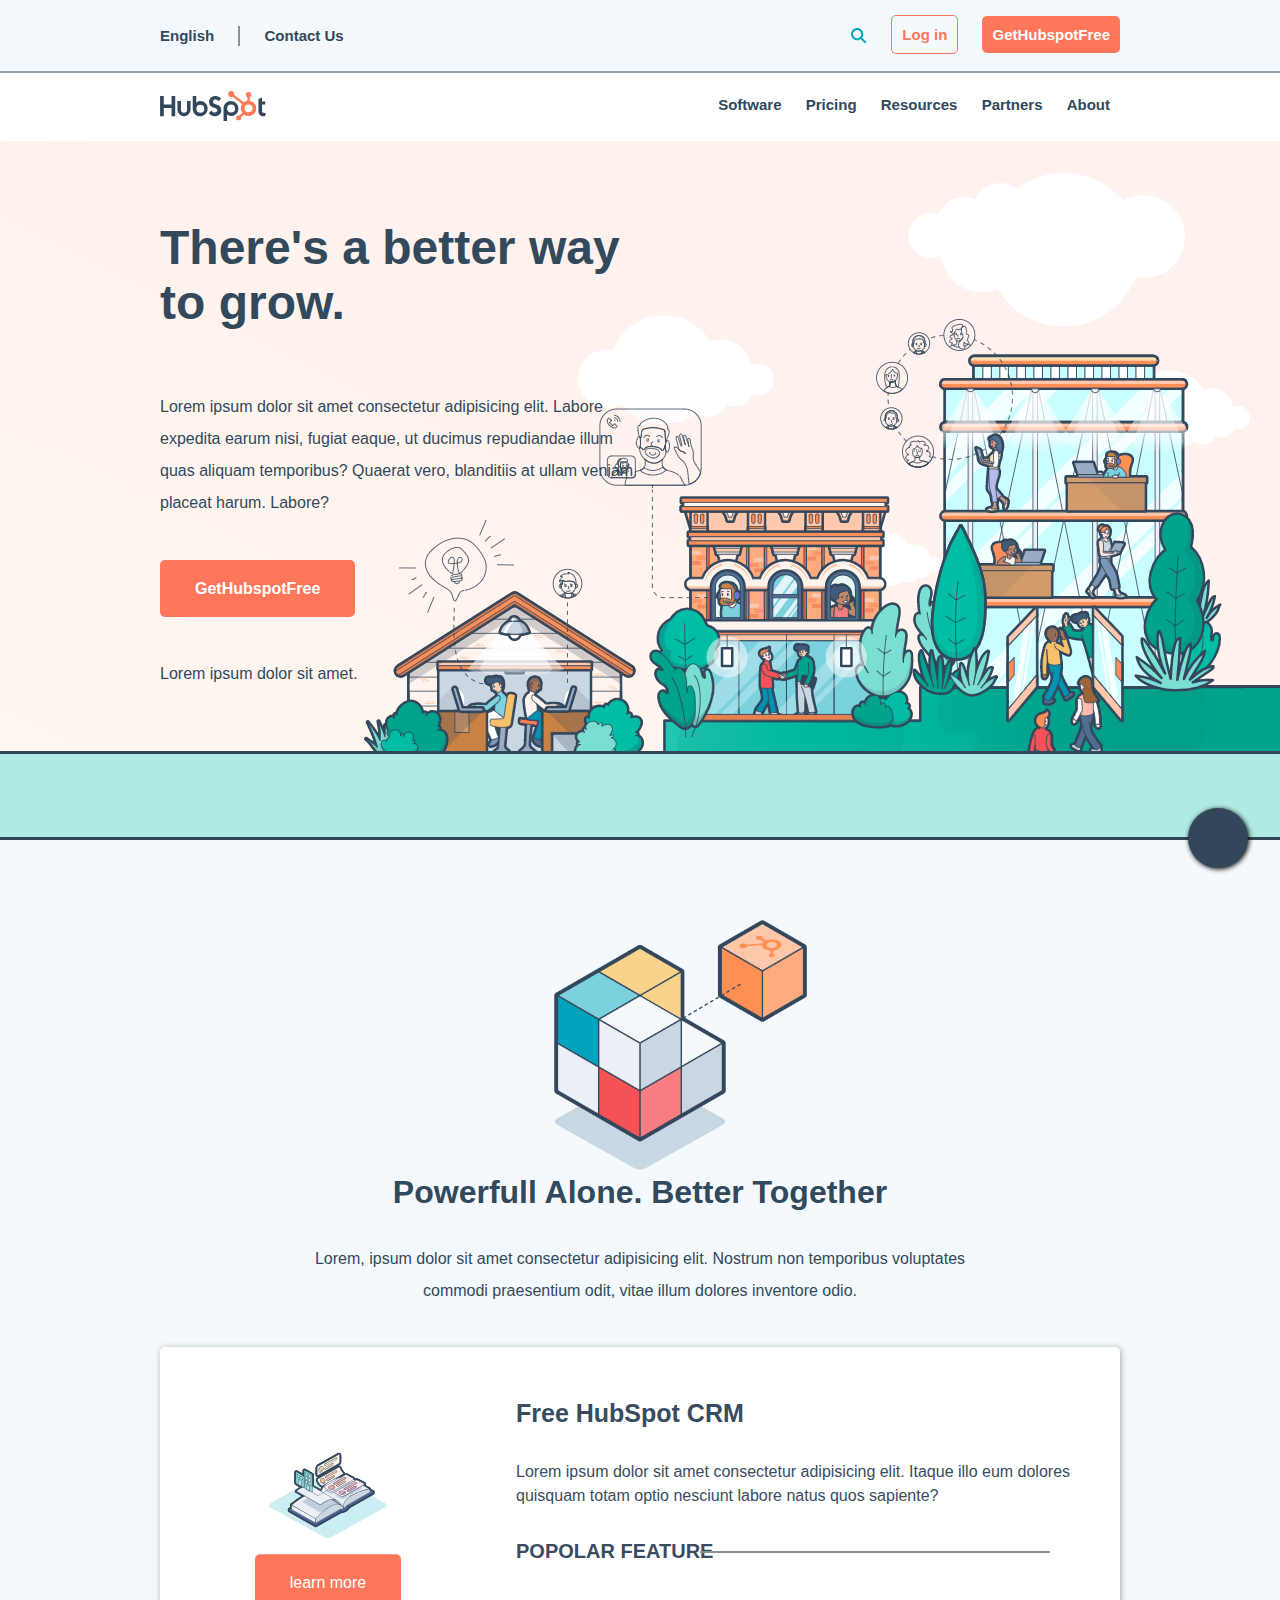
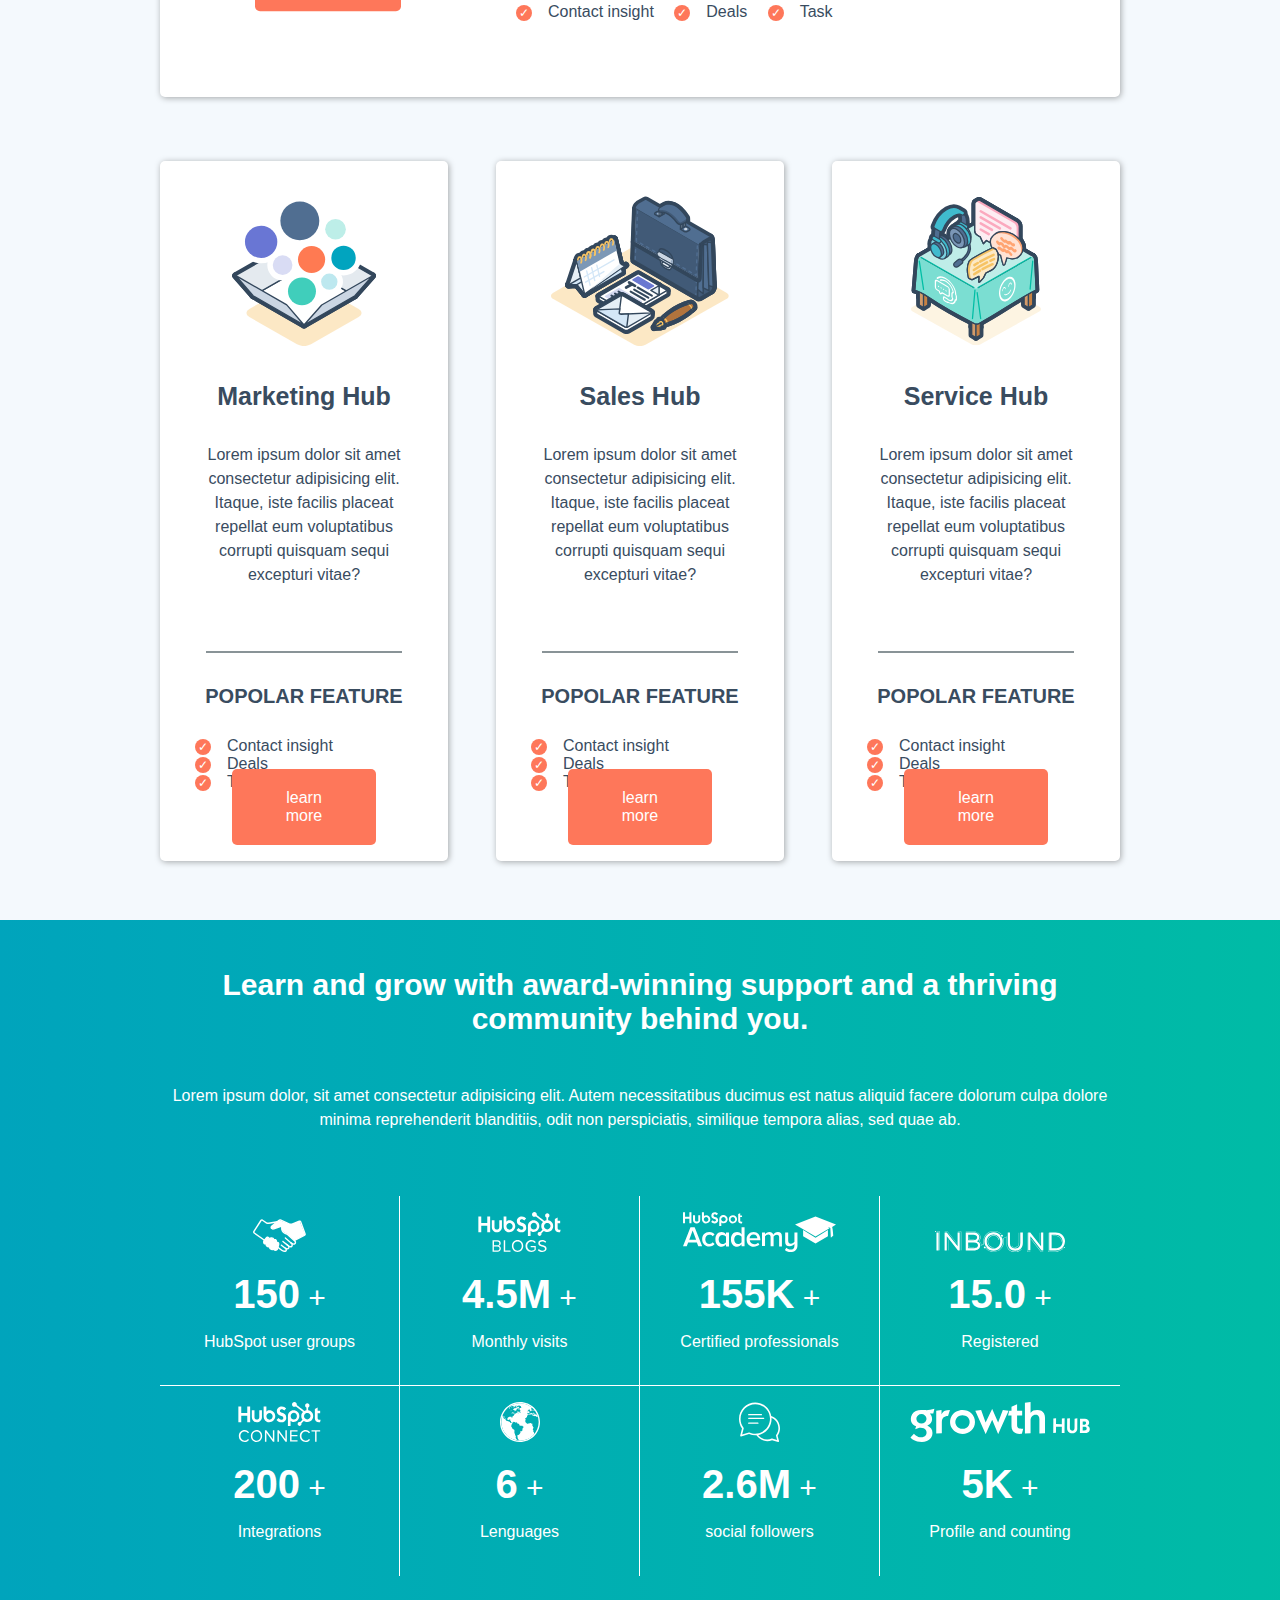
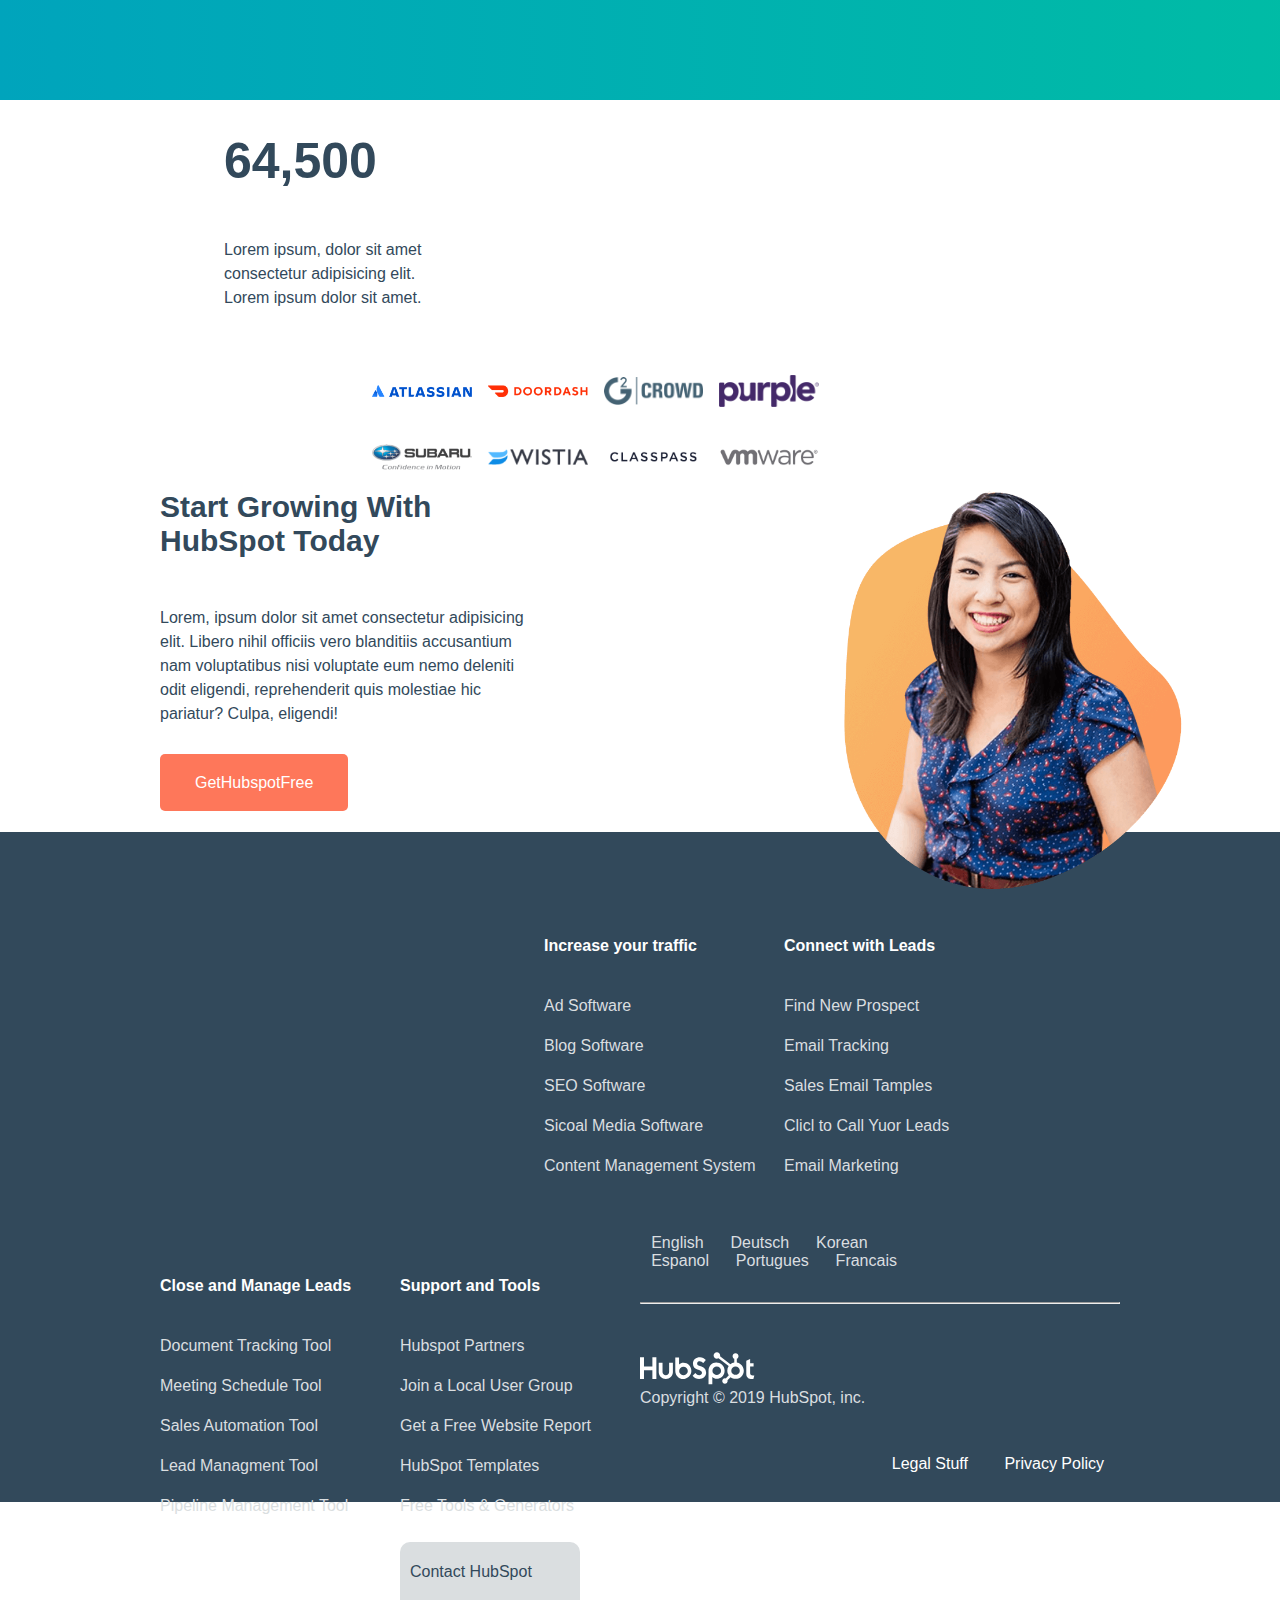
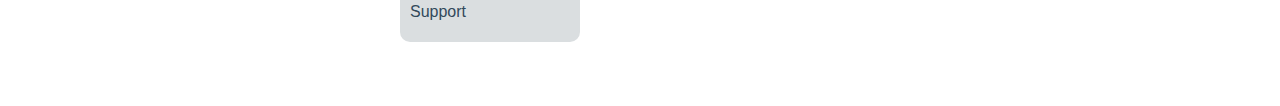
<file: index.html>
<!DOCTYPE html>
<html lang="en">

<head>
    <meta charset="UTF-8">
    <meta http-equiv="X-UA-Compatible" content="IE=edge">
    <meta name="viewport" content="width=device-width, initial-scale=1.0">
    <link rel="preconnect" href="https://fonts.gstatic.com">
    <link href="https://fonts.googleapis.com/css2?family=Montserrat:wght@200;400;600;800&display=swap" rel="stylesheet">
    <link rel="stylesheet" href="https://cdnjs.cloudflare.com/ajax/libs/font-awesome/5.15.3/css/all.min.css" integrity="sha512-iBBXm8fW90+nuLcSKlbmrPcLa0OT92xO1BIsZ+ywDWZCvqsWgccV3gFoRBv0z+8dLJgyAHIhR35VZc2oM/gI1w==" crossorigin="anonymous" />
    <title>htmlcss-hubspot</title>
    <link rel="stylesheet" href="./assets/CSS/style.css">
</head>

<body class="dbg">
    <!-- Header -->
    <header id="site_header">
        <!-- primo header -->
        <div class="top_nav nav">
            <div class="container clearfix">
                <div class="left_nav">
                    <i class="fas fa-globe-europe"></i>
                    <span>English</span>
                    <i class="fas fa-angle-down"></i>
                    <div class="barra"></div>
                    <span>Contact Us</span>
                </div>
                <div class="right_nav">
                    <img src="./assets/img/search-20icon.webp" alt="">
                    <a href="#" class="btn btn_empty">Log in</a>
                    <a href="#" class="btn btn_full">GetHubspotFree</a>
                </div>
            </div>
        </div>
        <!-- secondo header -->
        <div class="bot_nav nav">
            <div class="container clearfix">
                <div class="left_nav">
                    <img src="./assets/img/logo.svg" alt="">
                </div>
                <div class="right_nav">
                   <ul>
                       <li><a href="#"></a>Software</li>
                       <i class="fas fa-angle-down "></i>
                       <li><a href="#"></a>Pricing</li>
                       <li><a href="#"></a>Resources</li>
                       <i class="fas fa-angle-down "></i>
                       <li><a href="#"></a>Partners</li>
                       <i class="fas fa-angle-down "></i>
                       <li><a href="#"></a>About</li>
                       <i class="fas fa-angle-down "></i>
                   </ul>
                </div>
            </div>
        </div>
        <!-- Jumbotron -->
        <div class="jumbotron">
            <div class="hero_text container">
                <h1>There's a better way to grow.</h1>
                <p>
                    Lorem ipsum dolor sit amet consectetur adipisicing elit. Labore expedita earum nisi, fugiat eaque, ut ducimus repudiandae illum quas aliquam temporibus? Quaerat vero, blanditiis at ullam veniam placeat harum. Labore?
                </p>
                <a class="bottone" href="#">GetHubspotFree</a>
                <p>Lorem ipsum dolor sit amet.</p>
            </div>
        </div>
    </header>

    <!-- Main -->
    <main id="site_main">
        <!-- pagina 1 -->
        <div id="pagina1">
            <div class="main_part">
                <div class="img_cubo">
                    <img src="./assets/img/cube.webp" alt="">
                </div>
                <h2 class="text_grey">
                    Powerfull Alone. Better Together
                </h2>
                <p class="text_grey">
                    Lorem, ipsum dolor sit amet consectetur adipisicing elit. Nostrum non temporibus voluptates commodi praesentium odit, vitae illum dolores inventore odio.
                </p>
            </div>
    
            <div class="container clearfix">
                <div class="carta_100 clearfix">
                    <div class="left">
                        <div class="centratura">
                            <div class="book_img">
                                <img src="./assets/img/book.svg" alt="">
                            </div>
                            <a class="bottone" href="#">learn more</a>
                        </div>
                        
                    </div>
                    <div class="right">
                        <h3 class="padh">Free HubSpot CRM</h3>
                        <p class="padp"> Lorem ipsum dolor sit amet consectetur adipisicing elit. Itaque illo eum dolores quisquam totam optio nesciunt labore natus quos sapiente?</p>
                        <div class="popolar_feature">
                            <span></span>
                        </div>
                        <ul class="unstyle task">
                            <li class="spunta">Contact insight</li>
                            <li class="spunta">Deals</li>
                            <li class="spunta">Task</li>
                        </ul>
                    </div>
                </div>

                <!-- 3 carte con stesse proprietà -->
                <div class="carta">
                    <div class="carta_img">
                        <img src="./assets/img/buble.svg" alt="">
                    </div>
                    <h3 class="padh">Marketing Hub</h3>
                    <p class="padp">Lorem ipsum dolor sit amet consectetur adipisicing elit. Itaque, iste facilis placeat repellat eum voluptatibus corrupti quisquam sequi excepturi vitae?</p>
                    <div class="linea_grigia"></div>
                    <div class="popolar_feature">
                    </div>
                    <ul class="unstyle task">
                        <li class="spunta">Contact insight</li>
                        <li class="spunta">Deals</li>
                        <li class="spunta">Task</li>
                    </ul>
                    <a class="bottone" href="#">learn more</a>
                </div>
                <div class="carta centrale">
                    <div class="carta_img">
                        <img src="./assets/img/office.svg" alt="">
                    </div>
                    <h3 class="padh">Sales Hub</h3>
                    <p class="padp">Lorem ipsum dolor sit amet consectetur adipisicing elit. Itaque, iste facilis placeat repellat eum voluptatibus corrupti quisquam sequi excepturi vitae?</p>
                    <div class="linea_grigia"></div>
                    <div class="popolar_feature">
                    </div>
                    <ul class="unstyle task">
                        <li class="spunta">Contact insight</li>
                        <li class="spunta">Deals</li>
                        <li class="spunta">Task</li>
                    </ul>
                    <a class="bottone" href="#">learn more</a>
                </div>
                <div class="carta">
                    <div class="carta_img">
                        <img src="./assets/img/table.svg" alt="">
                    </div>
                    <h3 class="padh">Service Hub</h3>
                    <p class="padp">Lorem ipsum dolor sit amet consectetur adipisicing elit. Itaque, iste facilis placeat repellat eum voluptatibus corrupti quisquam sequi excepturi vitae?</p>
                    <div class="linea_grigia"></div>
                    <div class="popolar_feature">
                    </div>
                    <ul class="unstyle task">
                        <li class="spunta">Contact insight</li>
                        <li class="spunta">Deals</li>
                        <li class="spunta">Task</li>
                    </ul>
                    <a class="bottone" href="#">learn more</a>
                </div>
            </div>
        </div>
        
        <!-- page2 -->
        <div id="pagina2">
            <div class="container">
                <section>
                    <h4>Learn and grow with award-winning support and a thriving community behind you.</h4>
                    <p class="padp">Lorem ipsum dolor, sit amet consectetur adipisicing elit. Autem necessitatibus ducimus est natus aliquid facere dolorum culpa dolore minima reprehenderit blanditiis, odit non perspiciatis, similique tempora alias, sed quae ab.</p>
                </section>

                <!-- display 4 colonne -->
                <div class="row clearfix">
                    <div class="sezione">
                        <div class="logo">
                            <img src="./assets/img/hands.svg" alt="">
                        </div>
                        <div class="numeri">150</div>
                        <div class="descrizione">HubSpot user groups</div>
                    </div>
                    <div class="sezione">
                        <div class="logo">
                            <img src="./assets/img/blogs.svg" alt="">
                        </div>
                        <div class="numeri">4.5M</div>
                        <div class="descrizione">Monthly visits</div>
                    </div>
                    <div class="sezione">
                        <div class="logo">
                            <img src="./assets/img/academy.svg" alt="">
                        </div>
                        <div class="numeri">155K</div>
                        <div class="descrizione">Certified professionals</div>
                    </div>
                    <div class="sezione">
                        <div class="logo">
                            <img src="./assets/img/inbound.svg" alt="">
                        </div>
                        <div class="numeri">15.0</div>
                        <div class="descrizione">Registered</div>
                    </div>
                </div>
                <!-- riga  -->
                <div class="row clearfix">
                    <div class="sezione">
                        <div class="logo">
                            <img src="./assets/img/connect.svg" alt="">
                        </div>
                        <div class="numeri">200</div>
                        <div class="descrizione">Integrations</div>
                    </div>
                    <div class="sezione">
                        <div class="logo">
                            <img src="./assets/img/globe.svg" alt="">
                        </div>
                        <div class="numeri">6</div>
                        <div class="descrizione">Lenguages</div>
                    </div>
                    <div class="sezione">
                        <div class="logo">
                            <img src="./assets/img/followers.svg" alt="">
                        </div>
                        <div class="numeri">2.6M</div>
                        <div class="descrizione">social followers</div>
                    </div>
                    <div class="sezione">
                        <div class="logo">
                            <img src="./assets/img/growth.svg" alt="">
                        </div>
                        <div class="numeri">5K</div>
                        <div class="descrizione">Profile and counting</div>
                    </div>
                </div>
                
            </div>
            
        </div>
        
        <!-- pagina 3 -->
        <div id="pagina3" class="text_grey">
            <div class="blocco">
                <div class="top_part clearfix">
                    <section>
                        <h3>64,500</h3>
                        <p class="padp">Lorem ipsum, dolor sit amet consectetur adipisicing elit. Lorem ipsum dolor sit amet. </p>
                    </section>
                    <div class="sponsors">
                        <div class="riga clearfix">
                            <img src="./assets/img/atlasian.webp" alt="">
                            <img src="./assets/img/doordash.webp" alt="">
                            <img src="./assets/img/g2crowd.webp" alt="">
                            <img src="./assets/img/purple.webp" alt="">
                        </div>
                        <div class="riga clearfix">
                            <img src="./assets/img/subaru.webp" alt="">
                            <img src="./assets/img/wistia.webp" alt="">
                            <img src="./assets/img/classpass.webp" alt="">
                            <img src="./assets/img/vmware.webp" alt="">
                        </div>
                        
                    </div>
                </div>
            </div>
            <div class="container clearfix">
                <section>
                    <h3>Start Growing With HubSpot Today</h3>
                    <p class="padp">Lorem, ipsum dolor sit amet consectetur adipisicing elit. Libero nihil officiis vero blanditiis accusantium nam voluptatibus nisi voluptate eum nemo deleniti odit eligendi, reprehenderit quis molestiae hic pariatur? Culpa, eligendi!</p>
                    <a class="bottone" href="#">GetHubspotFree</a>
                    <p>Get started with FREE tools, or get more with our premium software.</p>
                </section>
                <div class="img_profilo">
                    <img src="./assets/img/woman.webp" alt="">
                </div>
            </div>
        </div>
    </main>

    <!-- footer -->
    <footer id="site_footer">
        <div class="container">
            <div class="elenco">
                <h4>Increase your traffic</h4>
                <ul class="unstyle">
                    <li>Ad Software</li>
                    <li>Blog Software</li>
                    <li>SEO Software</li>
                    <li>Sicoal Media Software</li>
                    <li>Content Management System</li>
                </ul>
            </div>
            <div class="elenco">
                <h4>Connect with Leads</h4>
                <ul class="unstyle">
                    <li>Find New Prospect</li>
                    <li>Email Tracking</li>
                    <li>Sales Email Tamples</li>
                    <li>Clicl to Call Yuor Leads</li>
                    <li>Email Marketing</li>
                </ul>
            </div>
            <div class="elenco">
                <h4>Close and Manage Leads</h4>
                <ul class="unstyle">
                    <li>Document Tracking Tool</li>
                    <li>Meeting Schedule Tool</li>
                    <li>Sales Automation Tool</li>
                    <li>Lead Managment Tool</li>
                    <li>Pipeline Management Tool</li>
                </ul>
            </div>
            <div class="elenco">
                <h4>Support and Tools</h4>
                <ul class="unstyle">
                    <li>Hubspot Partners</li>
                    <li>Join a Local User Group</li>
                    <li>Get a Free Website Report</li>
                    <li>HubSpot Templates</li>
                    <li>Free Tools & Generators</li>
                
                    <!-- bottone -->
                    <li class="contact">
                        Contact HubSpot Support
                    </li>
                </ul>
                <div class="loghi">
                    <i class="fab fa-facebook-f"></i>
                    <i class="fab fa-instagram"></i>
                    <i class="fab fa-youtube"></i>
                    <i class="fab fa-twitter"></i>
                    <i class="fab fa-linkedin-in"></i>
                </div>
            </div>

            <div class="lingua">
                <span>English</span>
                <span>Deutsch</span>
                <span>Korean</span>
                <span>Espanol</span>
                <span>Portugues</span>
                <span>Francais</span>
            </div>
            <hr>
            <div class="bottom_footer">
                <div class="copyright">
                    <img src="./assets/img/logo-white.svg" alt="">
                    <p>Copyright &#169; 2019 HubSpot, inc.</p>
                </div>
                <div class="policy">
                    <a class="unstyle" href="#">Legal Stuff</a>
                    <a class="unstyle" href="#">Privacy Policy</a>
                </div>
            </div>
        </div>
        <div class="help">
            <i class="fas fa-comment-alt"></i>
        </div>
            
        </div>
    </footer>
</body>

</html>
</file>
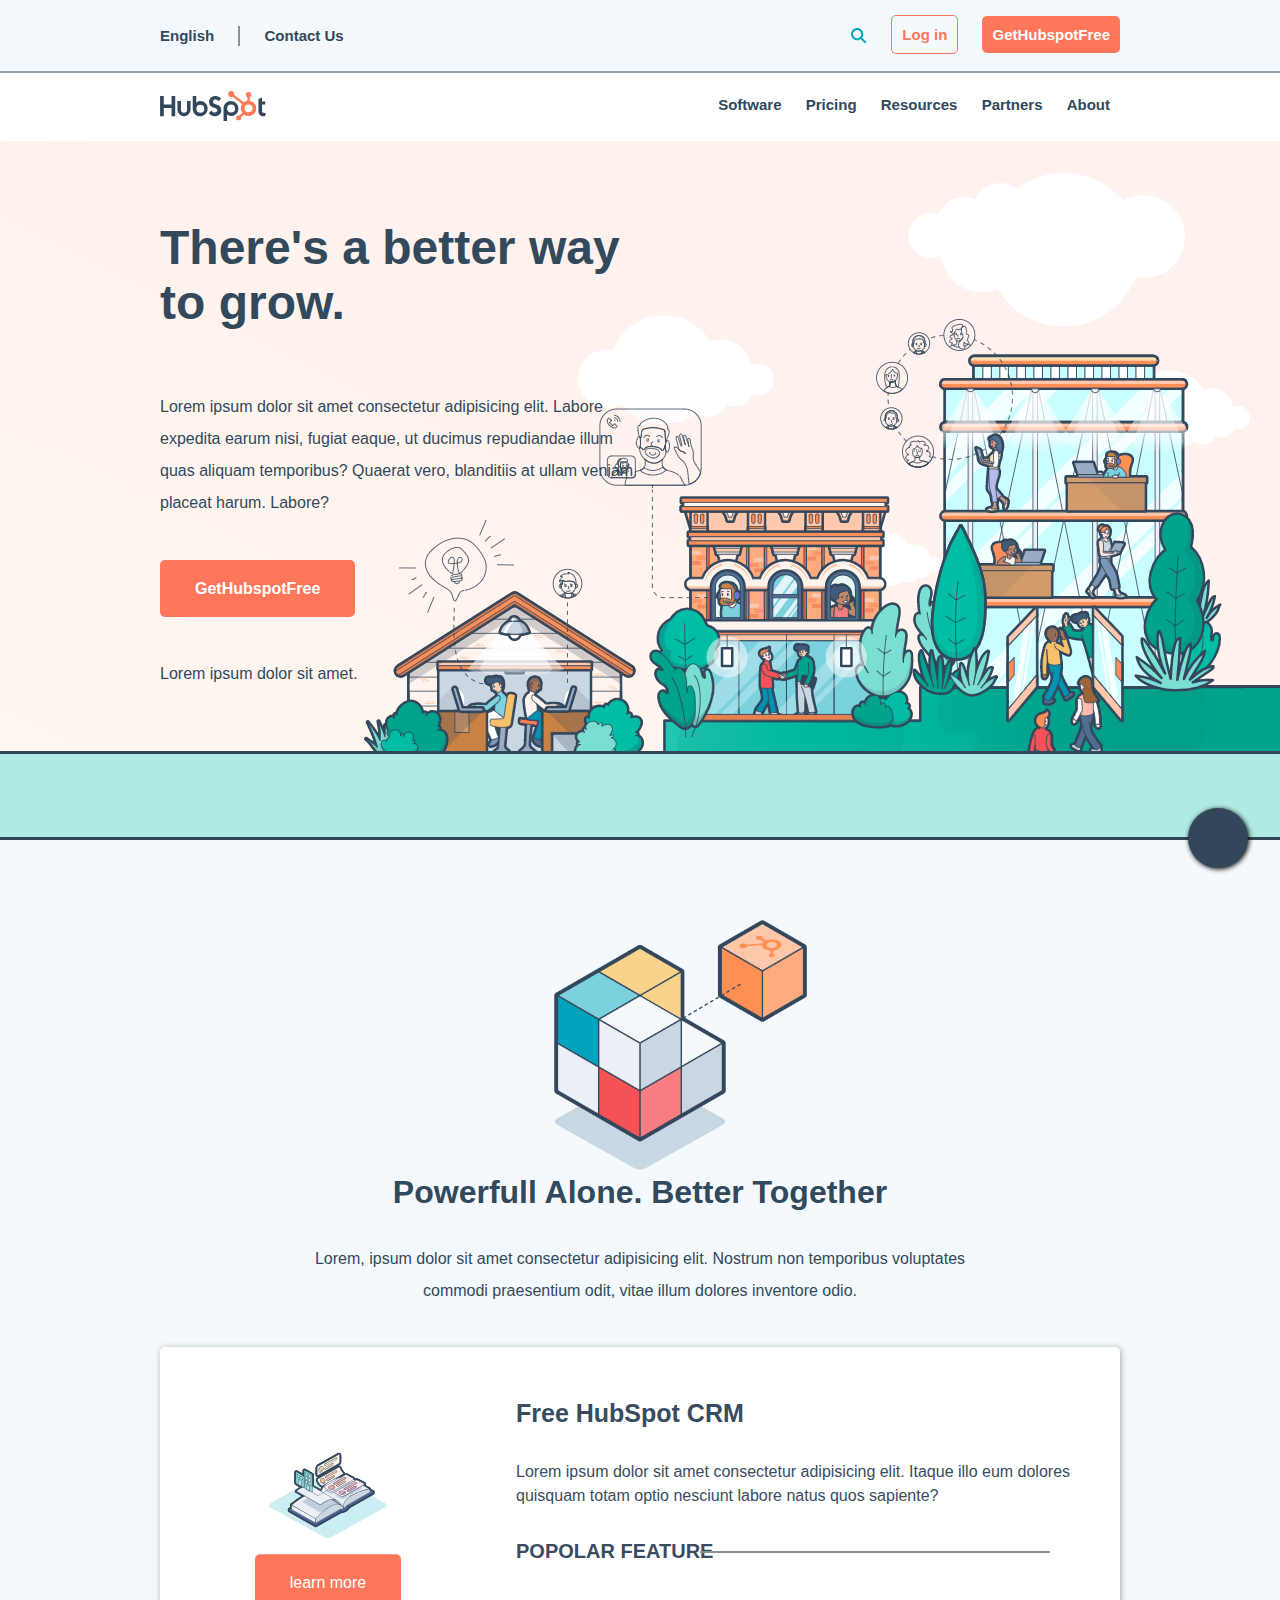
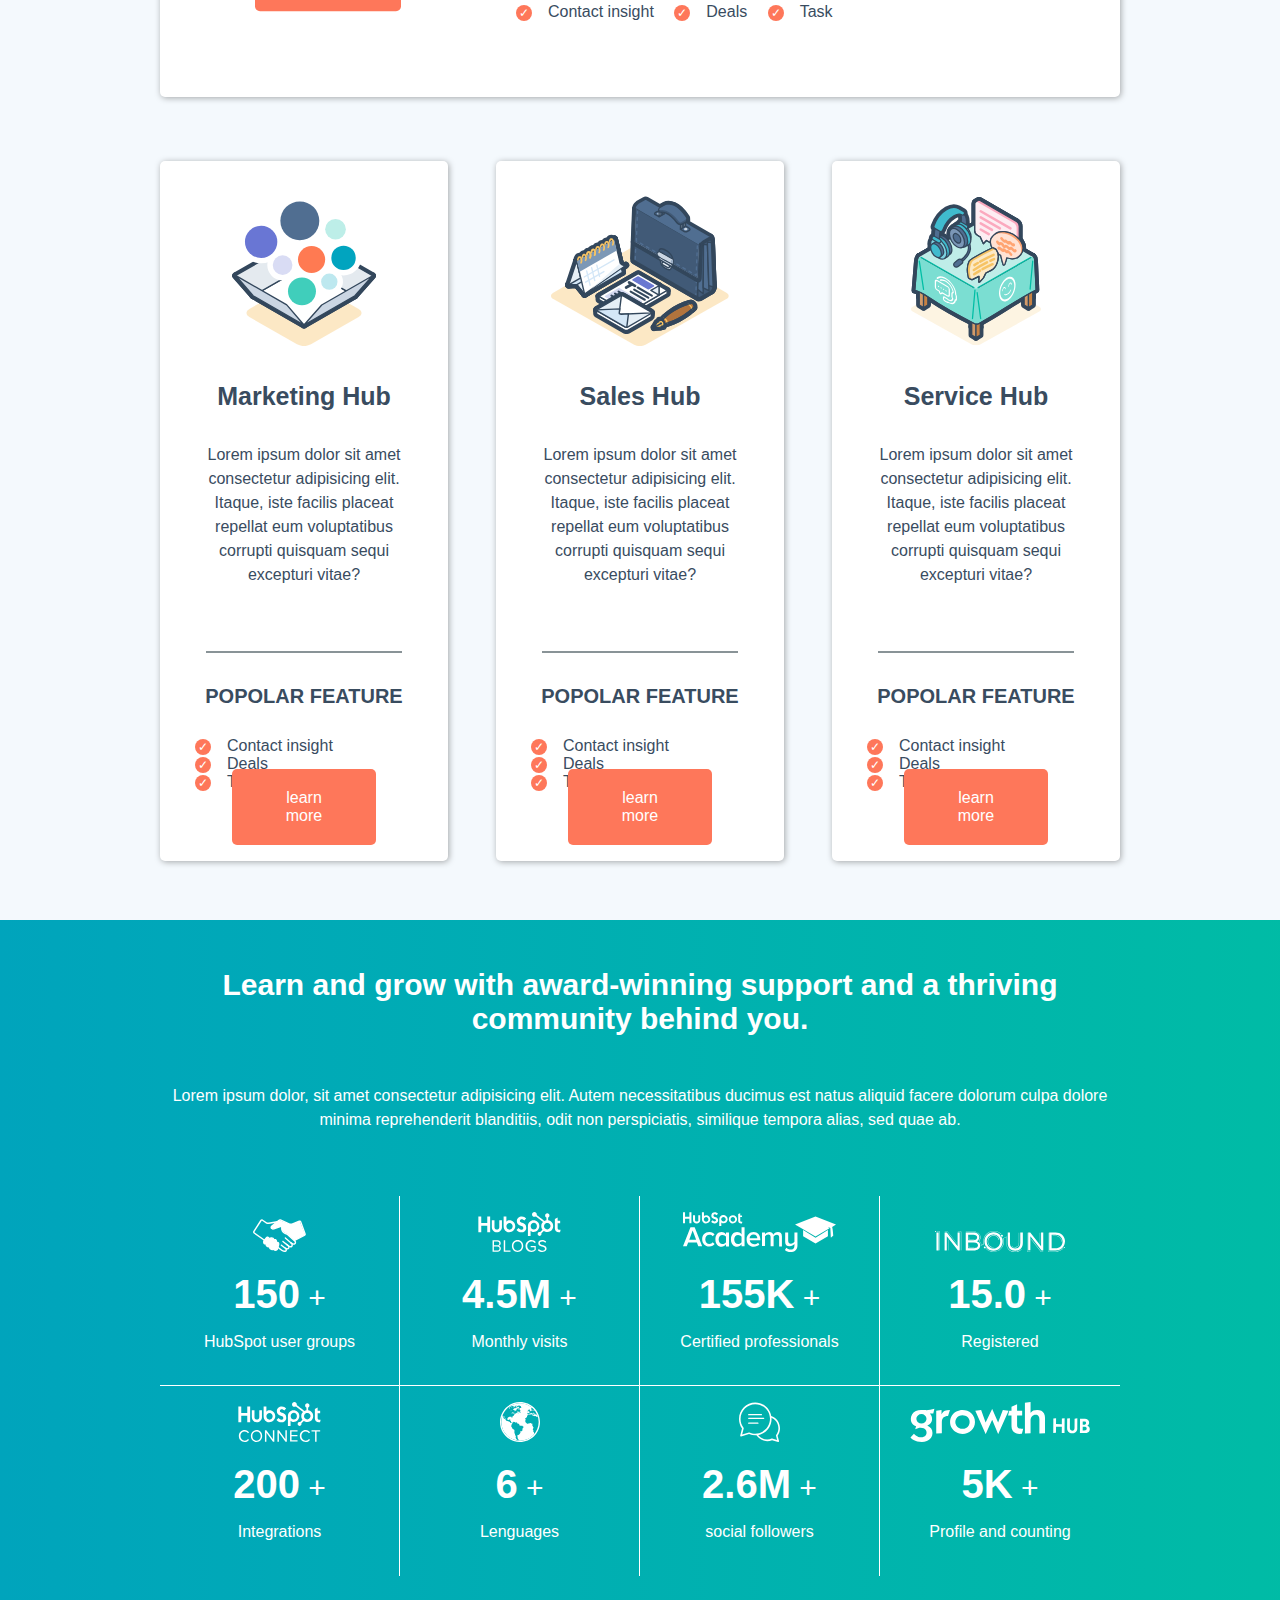
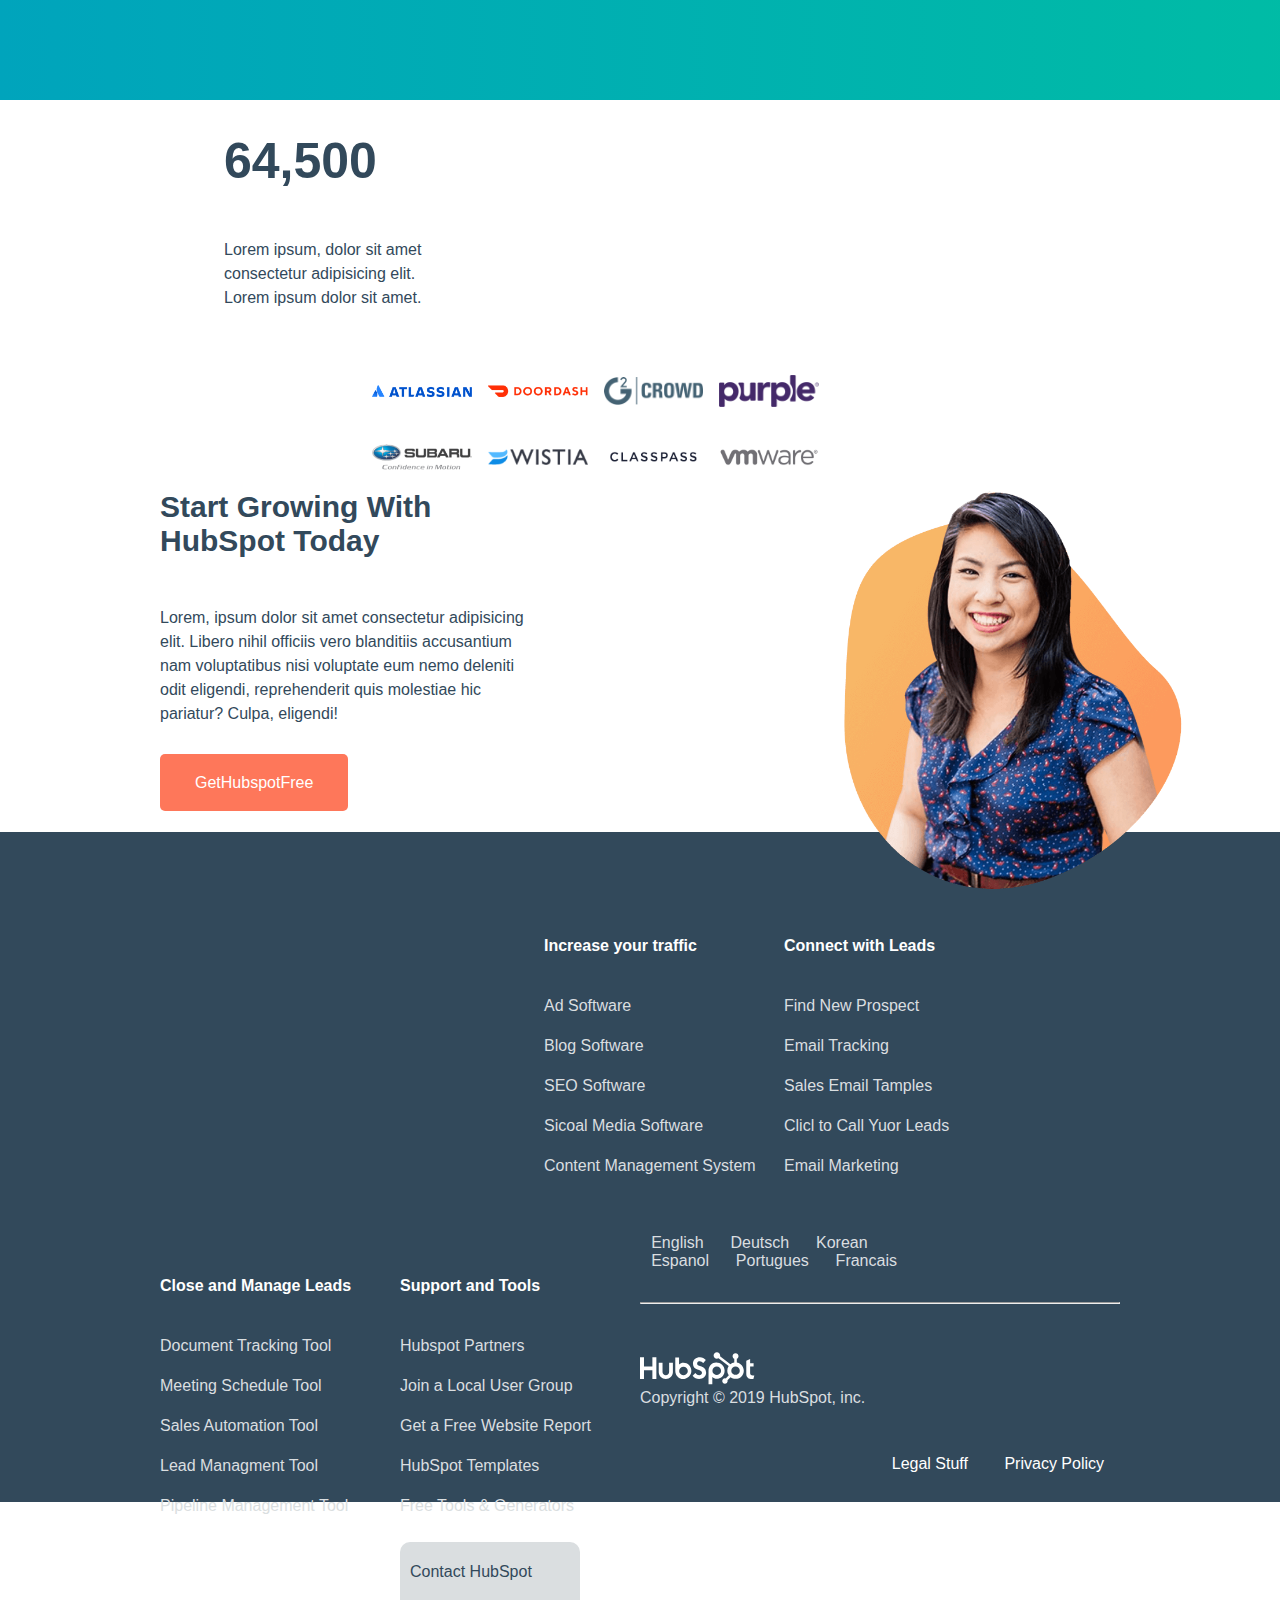
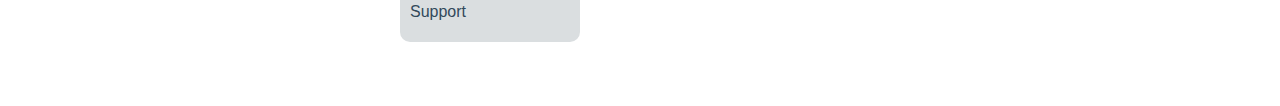
<file: bonus/index.html>
<!DOCTYPE html>
<html lang="en">

<head>
    <meta charset="UTF-8">
    <meta http-equiv="X-UA-Compatible" content="IE=edge">
    <meta name="viewport" content="width=device-width, initial-scale=1.0">
    <link rel="preconnect" href="https://fonts.gstatic.com">
    <link href="https://fonts.googleapis.com/css2?family=Montserrat:wght@200;400;600;800&display=swap" rel="stylesheet">
    <link rel="stylesheet" href="https://cdnjs.cloudflare.com/ajax/libs/font-awesome/5.15.3/css/all.min.css" integrity="sha512-iBBXm8fW90+nuLcSKlbmrPcLa0OT92xO1BIsZ+ywDWZCvqsWgccV3gFoRBv0z+8dLJgyAHIhR35VZc2oM/gI1w==" crossorigin="anonymous" />
    <title>htmlcss-hubspot</title>
    <link rel="stylesheet" href="./assets/CSS/style.css">
</head>

<body class="">
    <!-- Header -->
    <header id="site_header">
        <!-- primo header -->
        <div class="top_nav nav">
            <div class="container clearfix">
                <div class="left_nav">
                    <i class="fas fa-globe-europe"></i>
                    <span>English</span>
                    <i class="fas fa-angle-down">

                    <!-- dropdown-content -->
                    <div class="dropdown-content common">
                        <ul>
                            <li>中國人</li>
                            <li>Deutsch</li>
                            <li>Englis</li>
                            <li>Espanol</li>
                            <li>Italiano</li>
                            <li>Francais</li>
                        </ul>
                    </div>
                    </i>
                    <div class="barra"></div>
                    <span>Contact Us</span>
                </div>
                <div class="right_nav">
                    <img src="./assets/img/search-20icon.webp" alt="">
                    <a href="#" class="btn btn_empty">Log in</a>
                    <a href="#" class="btn btn_full">GetHubspotFree</a>
                </div>
            </div>
        </div>
        <!-- secondo header -->
        <div class="bot_nav nav">
            <div class="container clearfix">
                <div class="left_nav">
                    <img src="./assets/img/logo.svg" alt="">
                </div>
                <div class="right_nav">
                   <ul>
                       <li><a href="#"></a>Software</li>
                       <i class="fas fa-angle-down ">
                           <div class="common drop-down">
                                <div class="row clearfix">
                                    <i class="far fa-dot-circle"></i>
                                    <section>
                                        <h3>Free HubSpot CRM</h3>
                                        <p>All yours contacts and companies</p>
                                    </section>
                                </div>
                                <hr>
                                <div class="row clearfix">
                                    <i class="far fa-dot-circle"></i>
                                    <section>
                                        <h3>Free HubSpot CRM</h3>
                                        <p>All yours contacts and companiescontacts and companies</p>
                                    </section>
                                </div>
                                <div class="row clearfix">
                                    <i class="far fa-dot-circle"></i>
                                    <section>
                                        <h3>Free HubSpot CRM</h3>
                                        <p>All yours contacts and companiesll yours contacts</p>
                                    </section>
                                </div>
                                <div class="row clearfix">
                                    <i class="far fa-dot-circle"></i>
                                    <section>
                                        <h3>Free HubSpot CRM</h3>
                                        <p>All yours contacts and companies All yours contacts and companies All yours contacts and companies</p>
                                    </section>
                                </div>
                                <div class="row clearfix">
                                    <i class="far fa-dot-circle"></i>
                                    <section>
                                        <h3>Free HubSpot CRM</h3>
                                        <p>All yours contacts and companies</p>
                                    </section>
                                </div>
                                <hr>
                                <section>
                                    <h3>App Marketplace</h3>
                                    <p>Lorem ipsum dolor sit amet consectetur adipisicing.</p>
                                </section>

                           </div>
                       </i>
                       <li><a href="#"></a>Pricing</li>
                       <li><a href="#"></a>Resources</li>
                       <i class="fas fa-angle-down "></i>
                       <li><a href="#"></a>Partners</li>
                       <i class="fas fa-angle-down "></i>
                       <li><a href="#"></a>About</li>
                       <i class="fas fa-angle-down "></i>
                   </ul>
                </div>
            </div>
        </div>
        <!-- Jumbotron -->
        <div class="jumbotron">
            <div class="hero_text container">
                <h1>There's a better way to grow.</h1>
                <p>
                    Lorem ipsum dolor sit amet consectetur adipisicing elit. Labore expedita earum nisi, fugiat eaque, ut ducimus repudiandae illum quas aliquam temporibus? Quaerat vero, blanditiis at ullam veniam placeat harum. Labore?
                </p>
                <a class="bottone" href="#">GetHubspotFree</a>
                <p>Lorem ipsum dolor sit amet.</p>
            </div>
        </div>
    </header>

    <!-- Main -->
    <main id="site_main">
        <!-- pagina 1 -->
        <div id="pagina1">
            <div class="main_part">
                <div class="img_cubo">
                    <img src="./assets/img/cube.webp" alt="">
                </div>
                <h2 class="text_grey">
                    Powerfull Alone. Better Together
                </h2>
                <p class="text_grey">
                    Lorem, ipsum dolor sit amet consectetur adipisicing elit. Nostrum non temporibus voluptates commodi praesentium odit, vitae illum dolores inventore odio.
                </p>
            </div>
    
            <div class="container clearfix">
                <div class="carta_100 clearfix">
                    <div class="left">
                        <div class="centratura">
                            <div class="book_img">
                                <img src="./assets/img/book.svg" alt="">
                            </div>
                            <a class="bottone" href="#">learn more</a>
                        </div>
                        
                    </div>
                    <div class="right">
                        <h3 class="padh">Free HubSpot CRM</h3>
                        <p class="padp"> Lorem ipsum dolor sit amet consectetur adipisicing elit. Itaque illo eum dolores quisquam totam optio nesciunt labore natus quos sapiente?</p>
                        <div class="popolar_feature">
                            <span></span>
                        </div>
                        <ul class="unstyle task">
                            <li class="spunta">Contact insight</li>
                            <li class="spunta">Deals</li>
                            <li class="spunta">Task</li>
                        </ul>
                    </div>
                </div>

                <!-- 3 carte con stesse proprietà -->
                <div class="carta">
                    <div class="carta_img">
                        <img src="./assets/img/buble.svg" alt="">
                    </div>
                    <h3 class="padh">Marketing Hub</h3>
                    <p class="padp">Lorem ipsum dolor sit amet consectetur adipisicing elit. Itaque, iste facilis placeat repellat eum voluptatibus corrupti quisquam sequi excepturi vitae?</p>
                    <div class="linea_grigia"></div>
                    <div class="popolar_feature">
                    </div>
                    <ul class="unstyle task">
                        <li class="spunta">Contact insight</li>
                        <li class="spunta">Deals</li>
                        <li class="spunta">Task</li>
                    </ul>
                    <a class="bottone" href="#">learn more</a>
                </div>
                <div class="carta centrale">
                    <div class="carta_img">
                        <img src="./assets/img/office.svg" alt="">
                    </div>
                    <h3 class="padh">Sales Hub</h3>
                    <p class="padp">Lorem ipsum dolor sit amet consectetur adipisicing elit. Itaque, iste facilis placeat repellat eum voluptatibus corrupti quisquam sequi excepturi vitae?</p>
                    <div class="linea_grigia"></div>
                    <div class="popolar_feature">
                    </div>
                    <ul class="unstyle task">
                        <li class="spunta">Contact insight</li>
                        <li class="spunta">Deals</li>
                        <li class="spunta">Task</li>
                    </ul>
                    <a class="bottone" href="#">learn more</a>
                </div>
                <div class="carta">
                    <div class="carta_img">
                        <img src="./assets/img/table.svg" alt="">
                    </div>
                    <h3 class="padh">Service Hub</h3>
                    <p class="padp">Lorem ipsum dolor sit amet consectetur adipisicing elit. Itaque, iste facilis placeat repellat eum voluptatibus corrupti quisquam sequi excepturi vitae?</p>
                    <div class="linea_grigia"></div>
                    <div class="popolar_feature">
                    </div>
                    <ul class="unstyle task">
                        <li class="spunta">Contact insight</li>
                        <li class="spunta">Deals</li>
                        <li class="spunta">Task</li>
                    </ul>
                    <a class="bottone" href="#">learn more</a>
                </div>
            </div>
        </div>
        
        <!-- page2 -->
        <div id="pagina2">
            <div class="container">
                <section>
                    <h4>Learn and grow with award-winning support and a thriving community behind you.</h4>
                    <p class="padp">Lorem ipsum dolor, sit amet consectetur adipisicing elit. Autem necessitatibus ducimus est natus aliquid facere dolorum culpa dolore minima reprehenderit blanditiis, odit non perspiciatis, similique tempora alias, sed quae ab.</p>
                </section>

                <!-- display 4 colonne -->
                <div class="row clearfix">
                    <div class="sezione">
                        <div class="logo">
                            <img src="./assets/img/hands.svg" alt="">
                        </div>
                        <div class="numeri">150</div>
                        <div class="descrizione">HubSpot user groups</div>
                    </div>
                    <div class="sezione">
                        <div class="logo">
                            <img src="./assets/img/blogs.svg" alt="">
                        </div>
                        <div class="numeri">4.5M</div>
                        <div class="descrizione">Monthly visits</div>
                    </div>
                    <div class="sezione">
                        <div class="logo">
                            <img src="./assets/img/academy.svg" alt="">
                        </div>
                        <div class="numeri">155K</div>
                        <div class="descrizione">Certified professionals</div>
                    </div>
                    <div class="sezione">
                        <div class="logo">
                            <img src="./assets/img/inbound.svg" alt="">
                        </div>
                        <div class="numeri">15.0</div>
                        <div class="descrizione">Registered</div>
                    </div>
                </div>
                <!-- riga  -->
                <div class="row clearfix">
                    <div class="sezione">
                        <div class="logo">
                            <img src="./assets/img/connect.svg" alt="">
                        </div>
                        <div class="numeri">200</div>
                        <div class="descrizione">Integrations</div>
                    </div>
                    <div class="sezione">
                        <div class="logo">
                            <img src="./assets/img/globe.svg" alt="">
                        </div>
                        <div class="numeri">6</div>
                        <div class="descrizione">Lenguages</div>
                    </div>
                    <div class="sezione">
                        <div class="logo">
                            <img src="./assets/img/followers.svg" alt="">
                        </div>
                        <div class="numeri">2.6M</div>
                        <div class="descrizione">social followers</div>
                    </div>
                    <div class="sezione">
                        <div class="logo">
                            <img src="./assets/img/growth.svg" alt="">
                        </div>
                        <div class="numeri">5K</div>
                        <div class="descrizione">Profile and counting</div>
                    </div>
                </div>
                
            </div>
            
        </div>
        
        <!-- pagina 3 -->
        <div id="pagina3" class="text_grey">
            <div class="blocco">
                <div class="top_part clearfix">
                    <section>
                        <h3>64,500</h3>
                        <p class="padp">Lorem ipsum, dolor sit amet consectetur adipisicing elit. Lorem ipsum dolor sit amet. </p>
                    </section>
                    <div class="sponsors">
                        <div class="riga clearfix">
                            <img src="./assets/img/atlasian.webp" alt="">
                            <img src="./assets/img/doordash.webp" alt="">
                            <img src="./assets/img/g2crowd.webp" alt="">
                            <img src="./assets/img/purple.webp" alt="">
                        </div>
                        <div class="riga clearfix">
                            <img src="./assets/img/subaru.webp" alt="">
                            <img src="./assets/img/wistia.webp" alt="">
                            <img src="./assets/img/classpass.webp" alt="">
                            <img src="./assets/img/vmware.webp" alt="">
                        </div>
                        
                    </div>
                </div>
            </div>
            <div class="container clearfix">
                <section>
                    <h3>Start Growing With HubSpot Today</h3>
                    <p class="padp">Lorem, ipsum dolor sit amet consectetur adipisicing elit. Libero nihil officiis vero blanditiis accusantium nam voluptatibus nisi voluptate eum nemo deleniti odit eligendi, reprehenderit quis molestiae hic pariatur? Culpa, eligendi!</p>
                    <a class="bottone" href="#">GetHubspotFree</a>
                    <p>Get started with FREE tools, or get more with our premium software.</p>
                </section>
                <div class="img_profilo">
                    <img src="./assets/img/woman.webp" alt="">
                </div>
            </div>
        </div>
    </main>

    <!-- footer -->
    <footer id="site_footer">
        <div class="container">
            <div class="elenco">
                <h4>Increase your traffic</h4>
                <ul class="unstyle">
                    <li>Ad Software</li>
                    <li>Blog Software</li>
                    <li>SEO Software</li>
                    <li>Sicoal Media Software</li>
                    <li>Content Management System</li>
                </ul>
            </div>
            <div class="elenco">
                <h4>Connect with Leads</h4>
                <ul class="unstyle">
                    <li>Find New Prospect</li>
                    <li>Email Tracking</li>
                    <li>Sales Email Tamples</li>
                    <li>Clicl to Call Yuor Leads</li>
                    <li>Email Marketing</li>
                </ul>
            </div>
            <div class="elenco">
                <h4>Close and Manage Leads</h4>
                <ul class="unstyle">
                    <li>Document Tracking Tool</li>
                    <li>Meeting Schedule Tool</li>
                    <li>Sales Automation Tool</li>
                    <li>Lead Managment Tool</li>
                    <li>Pipeline Management Tool</li>
                </ul>
            </div>
            <div class="elenco">
                <h4>Support and Tools</h4>
                <ul class="unstyle">
                    <li>Hubspot Partners</li>
                    <li>Join a Local User Group</li>
                    <li>Get a Free Website Report</li>
                    <li>HubSpot Templates</li>
                    <li>Free Tools & Generators</li>
                
                    <!-- bottone -->
                    <li class="contact">
                        Contact HubSpot Support
                    </li>
                </ul>
                <div class="loghi">
                    <i class="fab fa-facebook-f"></i>
                    <i class="fab fa-instagram"></i>
                    <i class="fab fa-youtube"></i>
                    <i class="fab fa-twitter"></i>
                    <i class="fab fa-linkedin-in"></i>
                </div>
            </div>

            <div class="lingua">
                <span>English</span>
                <span>Deutsch</span>
                <span>Korean</span>
                <span>Espanol</span>
                <span>Portugues</span>
                <span>Francais</span>
            </div>
            <hr>
            <div class="bottom_footer">
                <div class="copyright">
                    <img src="./assets/img/logo-white.svg" alt="">
                    <p>Copyright &#169; 2019 HubSpot, inc.</p>
                </div>
                <div class="policy">
                    <a class="unstyle" href="#">Legal Stuff</a>
                    <a class="unstyle" href="#">Privacy Policy</a>
                </div>
            </div>
        </div>
        <div class="help">
            <i class="fas fa-comment-alt">
                <div class="drop-down common">
                    <img src="./assets/img/bot-avatar.webp" alt="">
                    <p class="padp">Lorem ipsum dolor sit amet lorem consectetur, adipisicing elit.</p>
                </div>
            </i>
            
        </div>
            
        </div>
    </footer>
</body>

</html>
</file>
<file: assets/CSS/style.css>
/*********** common CSS ************/
* {
    box-sizing: border-box;
    margin: 0;
    padding: 0;
}
.clearfix::after {
    content: '';
    display: table;
    clear: both;
}
body {
    font-family: Arial, Helvetica, sans-serif;
    min-width: 1000px;
}
/************** Utility CSS ************/
.container {
    width: 75%;
    margin: auto;
}
.blocco {
    width: 65%;
    margin: auto;
}
.text_grey {
    color: #32495B;
}
.unstyle {
    text-decoration: none;
    list-style: none;
}
.bottone {
    padding: 20px 35px;
    border-radius: 5px;
    background-color: #FE775A;
    color: white;
    text-decoration: none;
}
.centratura {
    position: absolute;
    top: 50%;
    left: 50%;
    transform: translate(-50%, -50%);
}
.padh {
    margin: 2rem 0;
    font-size: 25px;
}
.padp {
    line-height: 1.5rem;
}
.spunta::before {
    content: '\2713';
    background-color: #FE775A;
    border-radius: 50%;
    color: white;
    padding: 1px 3px;
    font-size: 12px;
    margin-right: 1rem;
}
/********************
******* Header ******
********************/

/* top_nav CSS */
.top_nav {
    background-color: #F4F9FD;
    border-bottom: 2px solid #94A2AD;
    position: fixed;
    top: 0;
    left: 0;
    width: 100%;
    z-index: 1;
}
.nav {
    line-height: 70px;
    vertical-align: middle;
}
.left_nav, .right_nav {
    width: 50%;
    float: left;
    font-size: 15px;
}
#site_header {
    color: #32495B;
    font-weight: 600;
}
.top_nav .left_nav i {
    vertical-align: middle;
}
.left_nav span, .left_nav .barra {
    
    vertical-align: middle;
}
.bot_nav {
    background-color: white;
    margin-top: 70px;
}
.container > .left_nav {
    line-height: 70px;
}
.container > .left_nav > img {
    vertical-align: middle;
}
.left_nav .barra {
    height: 20px;
    width: 2px;
    background-color: #899397;
    display: inline-block;
    margin: 0 20px;
}
.btn {
    text-decoration: none;
    padding: 10px;
    border-radius: 5px;
}
.btn_empty {
    color: #FE775A;
    border: 1px solid #FE775A;
    margin: 0 20px;
}
.btn_full {
    color: white;
    background-color: #FE775A;
}
.right_nav img {
    height: 16px;
    line-height: 70px;
    vertical-align: middle;
}
.right_nav {
    text-align: right;
}

/* bot_nav CSS */
.bot_nav {
    line-height: 70px;
    vertical-align: middle;
}
.bot_nav .container .left_nav {
    line-height: 70px;
    vertical-align: middle;
}
.bot_nav li {
    list-style: none;
    display: inline-block;
    padding: 0 10px;
}
/* jumbotron */
.jumbotron {
    background-image: url(../img/jumbotron.png);
    height: 700px;
    background-position: top right;
    background-repeat: no-repeat;
    background-color: #FFF4EF;
    position: relative;
}
.jumbotron::after {
    content: '';
    height: 83px;
    background-color: #AFEBE4;
    border-top: 3px solid #33475B;
    border-bottom: 3px solid #33475B;
    width: 100%;
    position: absolute;
    bottom: 0;
    display: block;
}
.hero_text {
    padding-top: 5rem;
}
.hero_text h1 {
    font-size: 3rem;
    width: 50%;
}
.hero_text p {
    width: 50%;
    line-height: 2rem;
    padding: 3.8rem 0;
    font-weight: 400;
}




/********************
******* Main ******
********************/
                             /* pagina 1 */
#pagina1 {
    background-color: #F4F9FD;
    text-align: center;
    color: #394C5F;
    height: 1680px;
}
#pagina1 > .main_part {
    width: 60%;
    margin: auto;
    padding-top: 5rem;
}
#pagina1 > .main_part > .img_cubo > img {
    height: 250px;
}
#pagina1 > .main_part h2 {
    font-size: 2rem;
}
#pagina1 > .main_part p {
    margin: 2rem;
    line-height: 2rem;
    font-weight: 400;
}

/* sezione carte CSS */
#pagina1 > .container > .carta_100, #pagina1 > .container > .carta {
    float: left;
    background-color: white;
    box-shadow: 1px 1px 6px #a3a6a8;
    border-radius: 5px;
}
#pagina1 .carta_100 {
    height: 350px;
    width: 100%;
    margin-bottom: 4rem;
}
#pagina1 .carta {
    height: 700px;
    width: 30%;
    padding: 35px;
    position: relative;
}
#pagina1 .carta.centrale {
    margin: 0 5%;
}
#pagina1 > .container {
    margin-top: 40px;
}
/* carta_100% larga */
.carta_100 .left, .carta_100 .right{
    height: 100%;
    float: left;
    padding: 20px;
}
.carta_100 > .left img {
    width: 70%;
    object-fit: contain;
    margin-bottom: 2rem;
}
.carta_100 > .left {
    width: 35%;
    position: relative;
}
.carta_100 .right {
    width: 65%;
    text-align: left;
}
.popolar_feature::after {
    font-weight: 600;
    font-size: 20px;
    content: 'POPOLAR FEATURE';
}
.popolar_feature {
    margin-top: 2rem;
    position: relative;
}
.popolar_feature > span {
    background-color: #899397;
    width: 350px;
    height: 2px;
    display: block;
    position: absolute;
    right: 50px;
    top: 50%;
    transform: translate(0, -50%);
}
#pagina1 .carta_100 .task > li {
    display: inline-block;
    margin-right: 1rem;
    margin-top: 2.5rem;
}

/* 3 carte */
#pagina1 .carta > .carta_img > img {
    height: 150px;
}
.linea_grigia {
    height: 2px;
    background-color: #899397;
    margin: auto;
    width: 90%;
    margin-top: 4rem;
}
#pagina1 .carta ul {
    text-align: left;
    margin-top: 1.8rem;
}
#pagina1 .carta .bottone {
    position: absolute;
    bottom: 1rem;
    left: 50%;
    transform: translate(-50%, 0);
}


                       /* pagina 2  */

#pagina2 {
    background: linear-gradient(270deg, #00BCA5 -2.65%, #00A4BC 100%);
    height: 780px;
    color: white;
    text-align: center;
}    
#pagina2 h4 {
    font-size: 30px;
    padding: 3rem 0;
}
/* sezioni css*/
.sezione {
    float: left;
    width: 25%;
    height: 100%;
    padding: 1rem;
}
.sezione > .logo > img {
    height: 40px;
}
.sezione .numeri {
    font-size: 40px;
    font-weight: 600;
    margin: 1rem 0;
}
.sezione .numeri::after {
    content: ' +';
    font-weight: 200;
    font-size: 30px;
}
.sezione:not(:last-child) {
    border-right: 1px solid white;
}
.row {
    height: 190px;
}
.row:first-of-type {
    border-bottom: 1px solid white;
    margin-top: 4rem;
}
.sezione .descrione {
    font-size: 20px;
}     

                     /* Pagina 3 CSS */
#pagina3 {
    height: 700px;
}
#pagina3 .blocco .top_part section, #pagina3 .blocco .top_part .sponsors {
    float: left;
}
#pagina3 .top_part > section {
    width: 25%;
}
#pagina3 .top_part > .sponsors {
    width: 60%;
    text-align: right;
    margin-left: 140px;
}
#pagina3 .top_part > section > h3 {
    font-size: 50px;
    margin-bottom: 2rem;
}
#pagina3 .blocco {
    margin-top: 2rem;
    height: 250px;
}
/* sponsors css */
#pagina3 .sponsors > .riga img {
    width: 20%;
    float: left;
    vertical-align: middle;
    height: 100%;
    object-fit: contain;
    margin: 0.5rem;
}
#pagina3 .riga {
    height: 50px;
    line-height: 50px;
    vertical-align: middle;
}
#pagina3 section, #pagina3 .img_profilo {
    float: left;
    width: 40%;
}
#pagina3 h3 {
    font-size: 30px;
}
#pagina3 p {
    margin: 3rem 0;
}
#pagina3 .img_profilo img {
    height: 400px;
    position: relative;
    left: 300px;
}


/********************
******* Footer ******
********************/
#site_footer {
    background-color: #32495B;
    height: 670px;
    color: #DADEE0;
}
#site_footer > .container > .elenco {
    padding-top: 2rem;
    line-height: 2.5rem;
    float: left;
    width: 25%;
    margin-bottom: 3rem;
}
#site_footer h4 {
    font-weight: 600;
    margin-bottom: 20px;
    color: white;
}
#site_footer li {
    font-weight: 200;
}
#site_footer .contact {
    color: #32495B;
    background-color: #DADEE0;
    border-radius: 10px;
    width: 75%;
    padding: 10px;
    margin-top: 1rem;
}
#site_footer .loghi {
    margin-top: 1rem;;
}
#site_footer .loghi > .fab {
    height: 30px;
    width: 15%;
}
#site_footer .lingua {
    width: 60%;
    margin: auto;
}
#site_footer .lingua > span {
    display: inline-block;
    padding: 0 0.7rem;
}
#site_footer hr {
    margin-top: 2rem;
}
#site_footer .policy, #site_footer .copyright {
    float: left;
    width: 50%;
    margin-top: 3rem;
}
#site_footer .policy .unstyle {
    color: white;
    padding: 1rem;
}
#site_footer .policy {
    text-align: right;
}
#site_footer > .help{
    position: fixed;
    bottom: 2rem;
    right: 2rem;
    height: 60px;
    width: 60px;
    color: white;
    background-color: #33475B;
    border-radius: 50%;   
    box-shadow: 1px 1px 5px black;
}
#site_footer .help i {
    position: absolute;
    top: 50%;
    left: 50%;
    transform: translate(-50%, -50%);
}
</file>
<file: bonus/assets/CSS/style.css>
/*********** common CSS ************/
* {
    box-sizing: border-box;
    margin: 0;
    padding: 0;
}
.clearfix::after {
    content: '';
    display: table;
    clear: both;
}
body {
    font-family: Arial, Helvetica, sans-serif;
    min-width: 1000px;
}
/************** Utility CSS ************/
.container {
    width: 75%;
    margin: auto;
}
.blocco {
    width: 65%;
    margin: auto;
}
.text_grey {
    color: #32495B;
}
.unstyle {
    text-decoration: none;
    list-style: none;
}
.bottone {
    padding: 20px 35px;
    border-radius: 5px;
    background-color: #FE775A;
    color: white;
    text-decoration: none;
}
.centratura {
    position: absolute;
    top: 50%;
    left: 50%;
    transform: translate(-50%, -50%);
}
.padh {
    margin: 2rem 0;
    font-size: 25px;
}
.padp {
    line-height: 1.5rem;
}
.spunta::before {
    content: '\2713';
    background-color: #FE775A;
    border-radius: 50%;
    color: white;
    padding: 1px 3px;
    font-size: 12px;
    margin-right: 1rem;
}
/********************
******* Header ******
********************/

/* top_nav CSS */
.top_nav {
    background-color: #F4F9FD;
    border-bottom: 2px solid #94A2AD;
    position: fixed;
    top: 0;
    left: 0;
    width: 100%;
    z-index: 1;
}
.nav {
    line-height: 70px;
    vertical-align: middle;
}
.left_nav, .right_nav {
    width: 50%;
    float: left;
    font-size: 15px;
}
#site_header {
    color: #32495B;
    font-weight: 600;
    position: relative;
}
.top_nav .left_nav i {
    vertical-align: middle;
}
.left_nav span, .left_nav .barra {
    
    vertical-align: middle;
}
.bot_nav {
    background-color: white;
    margin-top: 70px;
}
.container > .left_nav {
    line-height: 70px;
}
.container > .left_nav > img {
    vertical-align: middle;
}
.left_nav .barra {
    height: 20px;
    width: 2px;
    background-color: #899397;
    display: inline-block;
    margin: 0 20px;
}
.btn {
    text-decoration: none;
    padding: 10px;
    border-radius: 5px;
}
.btn_empty {
    color: #FE775A;
    border: 1px solid #FE775A;
    margin: 0 20px;
}
.btn_full {
    color: white;
    background-color: #FE775A;
}
.right_nav img {
    height: 16px;
    line-height: 70px;
    vertical-align: middle;
}
.right_nav {
    text-align: right;
}

/* bot_nav CSS */
.bot_nav {
    line-height: 70px;
    vertical-align: middle;
}
.bot_nav .container .left_nav {
    line-height: 70px;
    vertical-align: middle;
}
.bot_nav li {
    list-style: none;
    display: inline-block;
    padding: 0 10px;
}
/* jumbotron */
.jumbotron {
    background-image: url(../img/jumbotron.png);
    height: 700px;
    background-position: top right;
    background-repeat: no-repeat;
    background-color: #FFF4EF;
    position: relative;
}
.jumbotron::after {
    content: '';
    height: 83px;
    background-color: #AFEBE4;
    border-top: 3px solid #33475B;
    border-bottom: 3px solid #33475B;
    width: 100%;
    position: absolute;
    bottom: 0;
    display: block;
}
.hero_text {
    padding-top: 5rem;
}
.hero_text h1 {
    font-size: 3rem;
    width: 50%;
}
.hero_text p {
    width: 50%;
    line-height: 2rem;
    padding: 3.8rem 0;
    font-weight: 400;
}




/********************
******* Main ******
********************/
                             /* pagina 1 */
#pagina1 {
    background-color: #F4F9FD;
    text-align: center;
    color: #394C5F;
    height: 1680px;
}
#pagina1 > .main_part {
    width: 60%;
    margin: auto;
    padding-top: 5rem;
}
#pagina1 > .main_part > .img_cubo > img {
    height: 250px;
}
#pagina1 > .main_part h2 {
    font-size: 2rem;
}
#pagina1 > .main_part p {
    margin: 2rem;
    line-height: 2rem;
    font-weight: 400;
}

/* sezione carte CSS */
#pagina1 > .container > .carta_100, #pagina1 > .container > .carta {
    float: left;
    background-color: white;
    box-shadow: 1px 1px 6px #a3a6a8;
    border-radius: 5px;
}
#pagina1 .carta_100 {
    height: 350px;
    width: 100%;
    margin-bottom: 4rem;
}
#pagina1 .carta {
    height: 700px;
    width: 30%;
    padding: 35px;
    position: relative;
}
#pagina1 .carta.centrale {
    margin: 0 5%;
}
#pagina1 > .container {
    margin-top: 40px;
}
/* carta_100% larga */
.carta_100 .left, .carta_100 .right{
    height: 100%;
    float: left;
    padding: 20px;
}
.carta_100 > .left img {
    width: 70%;
    object-fit: contain;
    margin-bottom: 2rem;
}
.carta_100 > .left {
    width: 35%;
    position: relative;
}
.carta_100 .right {
    width: 65%;
    text-align: left;
}
.popolar_feature::after {
    font-weight: 600;
    font-size: 20px;
    content: 'POPOLAR FEATURE';
}
.popolar_feature {
    margin-top: 2rem;
    position: relative;
}
.popolar_feature > span {
    background-color: #899397;
    width: 350px;
    height: 2px;
    display: block;
    position: absolute;
    right: 50px;
    top: 50%;
    transform: translate(0, -50%);
}
#pagina1 .carta_100 .task > li {
    display: inline-block;
    margin-right: 1rem;
    margin-top: 2.5rem;
}

/* 3 carte */
#pagina1 .carta > .carta_img > img {
    height: 150px;
}
.linea_grigia {
    height: 2px;
    background-color: #899397;
    margin: auto;
    width: 90%;
    margin-top: 4rem;
}
#pagina1 .carta ul {
    text-align: left;
    margin-top: 1.8rem;
}
#pagina1 .carta .bottone {
    position: absolute;
    bottom: 1rem;
    left: 50%;
    transform: translate(-50%, 0);
}


                       /* pagina 2  */

#pagina2 {
    background: linear-gradient(270deg, #00BCA5 -2.65%, #00A4BC 100%);
    height: 780px;
    color: white;
    text-align: center;
}    
#pagina2 h4 {
    font-size: 30px;
    padding: 3rem 0;
}
/* sezioni css*/
.sezione {
    float: left;
    width: 25%;
    height: 100%;
    padding: 1rem;
}
.sezione > .logo > img {
    height: 40px;
}
.sezione .numeri {
    font-size: 40px;
    font-weight: 600;
    margin: 1rem 0;
}
.sezione .numeri::after {
    content: ' +';
    font-weight: 200;
    font-size: 30px;
}
.sezione:not(:last-child) {
    border-right: 1px solid white;
}
#pagina2 .row {
    height: 190px;
}
#pagina2 .row:first-of-type {
    border-bottom: 1px solid white;
    margin-top: 4rem;
}
.sezione .descrione {
    font-size: 20px;
}     

                     /* Pagina 3 CSS */
#pagina3 {
    height: 700px;
}
#pagina3 .blocco .top_part section, #pagina3 .blocco .top_part .sponsors {
    float: left;
}
#pagina3 .top_part > section {
    width: 25%;
}
#pagina3 .top_part > .sponsors {
    width: 60%;
    text-align: right;
    margin-left: 140px;
}
#pagina3 .top_part > section > h3 {
    font-size: 50px;
    margin-bottom: 2rem;
}
#pagina3 .blocco {
    margin-top: 2rem;
    height: 250px;
}
/* sponsors css */
#pagina3 .sponsors > .riga img {
    width: 20%;
    float: left;
    vertical-align: middle;
    height: 100%;
    object-fit: contain;
    margin: 0.5rem;
}
#pagina3 .riga {
    height: 50px;
    line-height: 50px;
    vertical-align: middle;
}
#pagina3 section, #pagina3 .img_profilo {
    float: left;
    width: 40%;
}
#pagina3 h3 {
    font-size: 30px;
}
#pagina3 p {
    margin: 3rem 0;
}
#pagina3 .img_profilo img {
    height: 400px;
    position: relative;
    left: 300px;
}


/********************
******* Footer ******
********************/
#site_footer {
    background-color: #32495B;
    height: 670px;
    color: #DADEE0;
}
#site_footer > .container > .elenco {
    padding-top: 2rem;
    line-height: 2.5rem;
    float: left;
    width: 25%;
    margin-bottom: 3rem;
}
#site_footer h4 {
    font-weight: 600;
    margin-bottom: 20px;
    color: white;
}
#site_footer li {
    font-weight: 200;
}
#site_footer .contact {
    color: #32495B;
    background-color: #DADEE0;
    border-radius: 10px;
    width: 75%;
    padding: 10px;
    margin-top: 1rem;
}
#site_footer .loghi {
    margin-top: 1rem;;
}
#site_footer .loghi > .fab {
    height: 30px;
    width: 15%;
}
#site_footer .lingua {
    width: 60%;
    margin: auto;
}
#site_footer .lingua > span {
    display: inline-block;
    padding: 0 0.7rem;
}
#site_footer hr {
    margin-top: 2rem;
}
#site_footer .policy, #site_footer .copyright {
    float: left;
    width: 50%;
    margin-top: 3rem;
}
#site_footer .policy .unstyle {
    color: white;
    padding: 1rem;
}
#site_footer .policy {
    text-align: right;
}
#site_footer > .help{
    position: fixed;
    bottom: 2rem;
    right: 2rem;
    height: 60px;
    width: 60px;
    color: white;
    background-color: #33475B;
    border-radius: 50%;   
    box-shadow: 1px 1px 5px black;
}
#site_footer .help i {
    position: absolute;
    top: 50%;
    left: 50%;
    transform: translate(-50%, -50%);
}


/******** Bonus CSS ********/

/* drop-down */
.dropdown-content {
    min-width: 160px;
    margin: 1rem -5rem;
}
.common {
    display: none;
    position: absolute;
    background-color: white;
    border: 1px solid #8ab3db;
    z-index: 2;
    border-radius: 3px;
    box-shadow: 1px 1px 6px #899397;
}
.fas.fa-angle-down:hover .common {
    display: block;
}
.dropdown-content > ul > li {
    color: black;
    padding: 12px 16px;
    text-decoration: none;
    display: block
}

/* help Drop-down */
.help .fas:hover .common {
    display: block;
}
.help .drop-down {
    min-width: 300px;
    bottom: 5rem;
    right: 0;
    color: #32495B;
    text-align: center;
    height: 100px;
}
.help .drop-down > img {
    margin-top: -30px;
    height: 60px;
}
.help .drop-down > p {
    text-align: left;
    padding: 0 1rem;
}

/*  right nav drop-down */
.right_nav .row > i, .right_nav > section {
    float: left;
}
.right_nav .row > i {
    width: 20%;
    font-size: 40px;
    height: 80px;
    text-align: center;
}
.right_nav .row > section {
    width:  90%;
    text-align: left;
    line-height: 1.5rem;

}
.right_nav p {
    font-size: 13px;
    font-weight: 200;
}
.right_nav .drop-down {
    min-width: 450px;
    margin: 0 -5rem;
}
.right_nav .row {
    height: 80px;
    padding: 1rem 0;
}
.common hr {
    color: #9fb3c2;
    width: 90%;
    margin: auto;
}
.common > section {
    padding: 2rem;
    text-align: left;
    line-height: 1.5rem;

}
</file>
